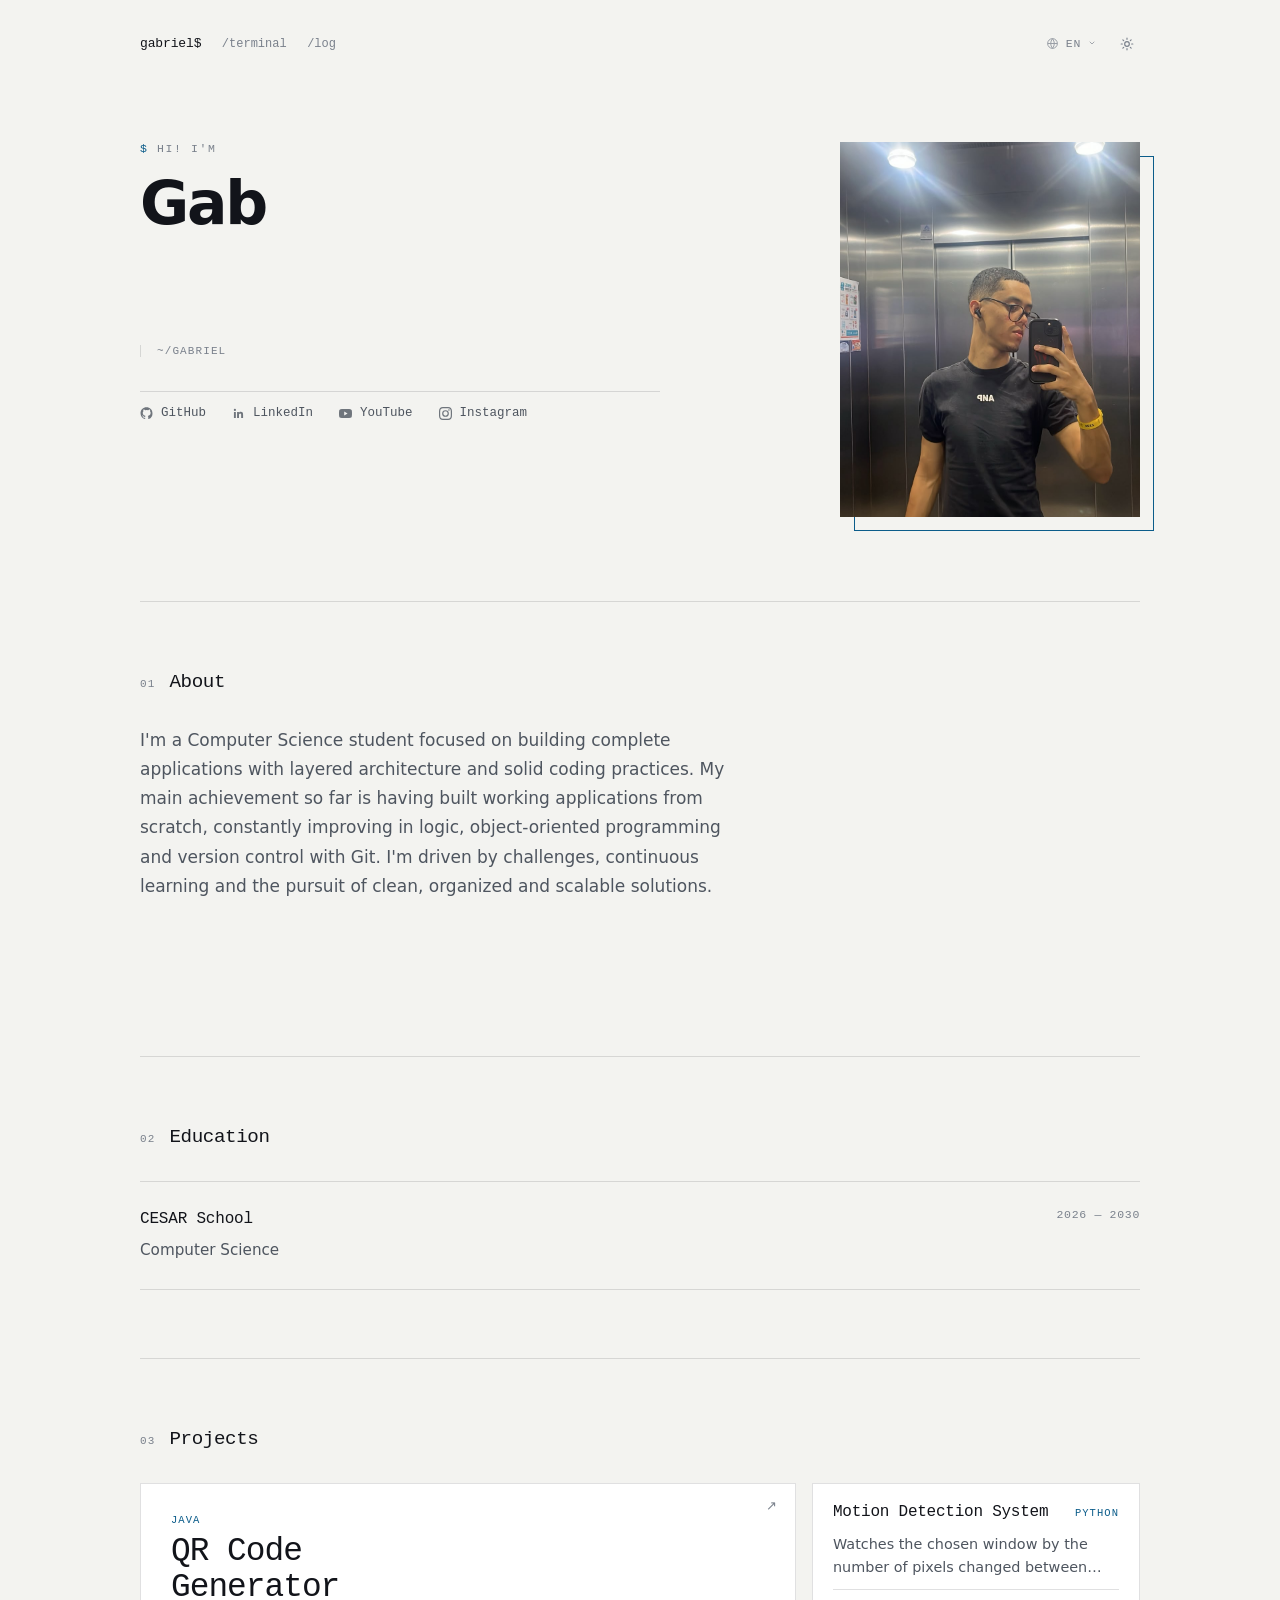
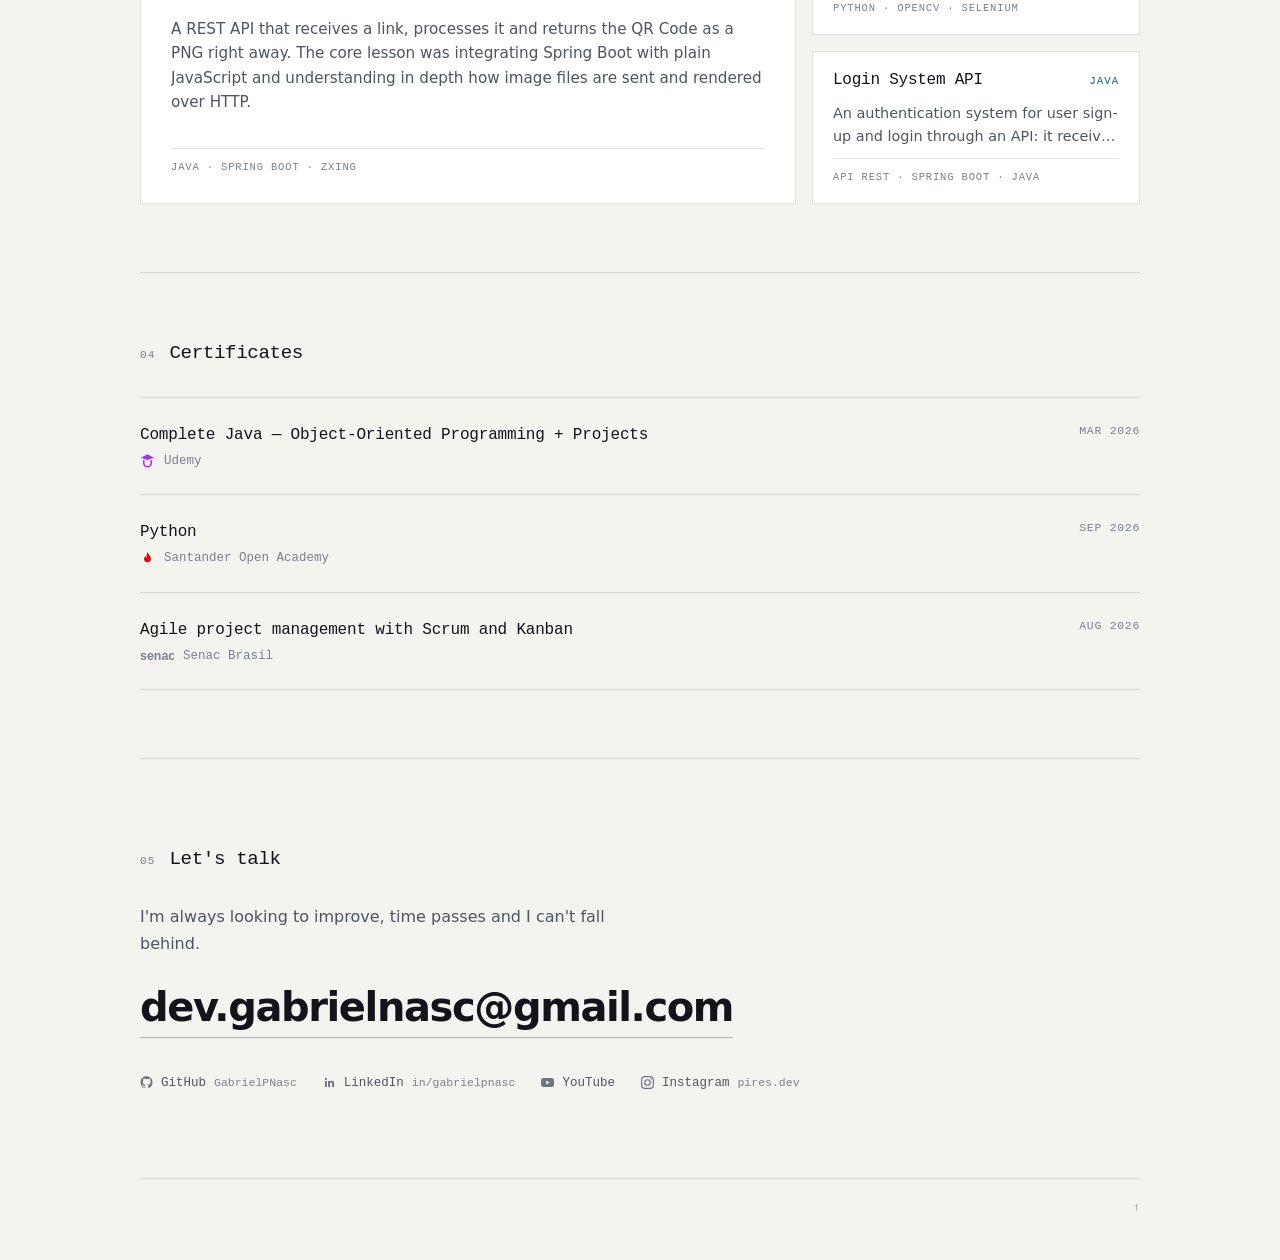
<file: index.html>
<!DOCTYPE html>
<html lang="en">
<head>
  <meta charset="UTF-8">
  <meta name="viewport" content="width=device-width, initial-scale=1.0">
  <title>Gabriel Nascimento</title>
  <meta name="description" data-i18n-content="meta.description" content="Gabriel Nascimento — Computer Science student, Java + Spring Boot, Python.">

  <meta http-equiv="Content-Security-Policy"
        content="default-src 'self';
                 style-src 'self' https://fonts.googleapis.com;
                 font-src https://fonts.gstatic.com;
                 img-src 'self' data: blob:;
                 script-src 'self' 'sha256-z3QlQdoDEeRSGTJIrwPiUIMOR/Jpi9Tiqmnpg4BqD5o=';
                 object-src 'none';
                 base-uri 'self';
                 frame-ancestors 'none';">
  <meta name="referrer" content="strict-origin-when-cross-origin">
  <meta name="theme-color" content="#f3f3f0" media="(prefers-color-scheme: light)">
  <meta name="theme-color" content="#0b0c0e" media="(prefers-color-scheme: dark)">

  <link rel="preconnect" href="https://fonts.googleapis.com">
  <link rel="preconnect" href="https://fonts.gstatic.com" crossorigin>
  <link href="https://fonts.googleapis.com/css2?family=JetBrains+Mono:wght@400;500&family=Onest:wght@400;500;600&display=swap" rel="stylesheet">
  <link rel="stylesheet" href="css/styles.css?v=28">
  <link rel="icon" type="image/png" href="assets/images-removebg-preview.png">

  <!-- Aplica o tema salvo antes do primeiro paint, evitando flash de tema errado -->
  <script>
    (function () {
      var saved = localStorage.getItem('theme');
      if (saved) document.documentElement.dataset.theme = saved;
    })();
  </script>
</head>
<body id="top">

<svg class="visually-hidden" aria-hidden="true" focusable="false">
  <symbol id="i-gh" viewBox="0 0 24 24"><path fill="currentColor" d="M12 .5C5.73.5.98 5.24.98 11.5c0 5.02 3.26 9.28 7.78 10.78.57.1.78-.25.78-.55v-1.94c-3.17.69-3.84-1.53-3.84-1.53-.52-1.33-1.27-1.68-1.27-1.68-1.04-.71.08-.7.08-.7 1.15.08 1.75 1.18 1.75 1.18 1.02 1.75 2.68 1.25 3.33.95.1-.74.4-1.25.72-1.54-2.53-.29-5.19-1.27-5.19-5.63 0-1.24.44-2.26 1.17-3.06-.12-.29-.51-1.46.11-3.04 0 0 .96-.31 3.14 1.17a10.9 10.9 0 0 1 5.72 0c2.18-1.48 3.14-1.17 3.14-1.17.62 1.58.23 2.75.11 3.04.73.8 1.17 1.82 1.17 3.06 0 4.37-2.66 5.34-5.2 5.62.41.36.77 1.06.77 2.14v3.17c0 .3.21.66.79.55A11.01 11.01 0 0 0 23.02 11.5C23.02 5.24 18.27.5 12 .5z"/></symbol>
  <symbol id="i-in" viewBox="0 0 24 24"><path fill="currentColor" d="M20.45 20.45h-3.55v-5.57c0-1.33-.02-3.04-1.85-3.04-1.85 0-2.14 1.45-2.14 2.94v5.67H9.36V9h3.41v1.56h.05c.47-.9 1.63-1.85 3.36-1.85 3.6 0 4.27 2.37 4.27 5.45v6.29zM5.34 7.43a2.06 2.06 0 1 1 0-4.12 2.06 2.06 0 0 1 0 4.12zM7.11 20.45H3.56V9h3.55v11.45z"/></symbol>
  <symbol id="i-yt" viewBox="0 0 24 24"><path fill="currentColor" d="M23.5 6.2a3 3 0 0 0-2.1-2.1C19.5 3.6 12 3.6 12 3.6s-7.5 0-9.4.5A3 3 0 0 0 .5 6.2C0 8.1 0 12 0 12s0 3.9.5 5.8a3 3 0 0 0 2.1 2.1c1.9.5 9.4.5 9.4.5s7.5 0 9.4-.5a3 3 0 0 0 2.1-2.1c.5-1.9.5-5.8.5-5.8s0-3.9-.5-5.8zM9.6 15.6V8.4l6.2 3.6-6.2 3.6z"/></symbol>
  <symbol id="i-ig" viewBox="0 0 24 24"><path fill="currentColor" d="M12 2.2c3.2 0 3.6 0 4.8.1 3.3.1 4.8 1.7 4.9 4.9.1 1.3.1 1.6.1 4.8s0 3.6-.1 4.8c-.1 3.2-1.7 4.8-4.9 4.9-1.3.1-1.6.1-4.8.1s-3.6 0-4.8-.1c-3.3-.1-4.8-1.7-4.9-4.9C2.2 15.6 2.2 15.2 2.2 12s0-3.6.1-4.8C2.4 3.9 4 2.4 7.2 2.3 8.4 2.2 8.8 2.2 12 2.2zM12 0C8.7 0 8.3 0 7.1.1 2.7.3.3 2.7.1 7.1 0 8.3 0 8.7 0 12s0 3.7.1 4.9c.2 4.4 2.6 6.8 7 7C8.3 24 8.7 24 12 24s3.7 0 4.9-.1c4.4-.2 6.8-2.6 7-7 .1-1.2.1-1.6.1-4.9s0-3.7-.1-4.9c-.2-4.4-2.6-6.8-7-7C15.7 0 15.3 0 12 0zm0 5.8a6.2 6.2 0 1 0 0 12.4 6.2 6.2 0 0 0 0-12.4zM12 16a4 4 0 1 1 0-8 4 4 0 0 1 0 8zm6.4-11.8a1.4 1.4 0 1 0 0 2.9 1.4 1.4 0 0 0 0-2.9z"/></symbol>
  <!-- logos simplificados dos certificados -->
  <symbol id="i-udemy" viewBox="0 0 24 24"><path fill="currentColor" d="M12 2 1.5 7.5 12 11l10.5-3.5z"/><path fill="none" stroke="currentColor" stroke-width="2.6" stroke-linecap="round" d="M6 12.5V16a6 6 0 0 0 12 0v-3.5"/></symbol>
  <symbol id="i-santander" viewBox="0 0 24 24"><path fill="currentColor" d="M12 1.5c.8 3.2 5.5 6.2 5.5 11a5.5 5.5 0 0 1-11 0c0-2.2 1-3.6 2.2-4.6.2 1.6 1 2.6 2.1 3C10 7.8 10.6 4.4 12 1.5z"/></symbol>
  <symbol id="i-senac" viewBox="0 0 52 20"><text x="0" y="16" font-family="Arial,Helvetica,sans-serif" font-size="19" font-weight="700" fill="currentColor">senac</text></symbol>
</svg>

<header class="top">
  <a class="top__brand" href="#top">gabriel$</a>
  <a class="top__link" href="terminal.html">/terminal</a>
  <a class="top__link" href="log.html">/log</a>

  <div class="top__actions">
    <div class="lang-picker" id="lang-picker">
      <button type="button" class="lang-toggle" id="lang-toggle" aria-expanded="false" aria-haspopup="true" aria-controls="lang-menu" aria-label="Choose language" title="Choose language" data-i18n-aria-label="action.language" data-i18n-title="action.language">
        <svg class="lang-toggle__icon" viewBox="0 0 24 24" fill="none" stroke="currentColor" stroke-width="1.8" aria-hidden="true"><circle cx="12" cy="12" r="9"/><path d="M3 12h18"/><path d="M12 3a15 15 0 0 1 0 18a15 15 0 0 1 0-18z"/></svg>
        <span class="lang-toggle__code">EN</span>
        <svg class="lang-toggle__caret" viewBox="0 0 24 24" fill="none" stroke="currentColor" stroke-width="2" stroke-linecap="round" aria-hidden="true"><path d="M6 9l6 6 6-6"/></svg>
      </button>
      <ul class="lang-menu" id="lang-menu" aria-label="Language" data-i18n-aria-label="action.language" hidden>
        <li><button type="button" class="lang-menu__btn" data-lang="pt" lang="pt">Português</button></li>
        <li><button type="button" class="lang-menu__btn" data-lang="en" lang="en">English</button></li>
        <li><button type="button" class="lang-menu__btn" data-lang="es" lang="es">Español</button></li>
        <li><button type="button" class="lang-menu__btn" data-lang="fr" lang="fr">Français</button></li>
        <li><button type="button" class="lang-menu__btn" data-lang="ja" lang="ja">日本語</button></li>
      </ul>
    </div>
    <button type="button" class="theme-toggle" id="theme-toggle" aria-label="Toggle light/dark theme" data-i18n-aria-label="action.theme" aria-pressed="false">
      <svg class="theme-toggle__icon theme-toggle__icon--sun" viewBox="0 0 24 24" fill="none" stroke="currentColor" stroke-width="2" stroke-linecap="round" aria-hidden="true"><circle cx="12" cy="12" r="4"/><path d="M12 2v2M12 20v2M4.9 4.9l1.4 1.4M17.7 17.7l1.4 1.4M2 12h2M20 12h2M4.9 19.1l1.4-1.4M17.7 6.3l1.4-1.4"/></svg>
      <svg class="theme-toggle__icon theme-toggle__icon--moon" viewBox="0 0 24 24" fill="currentColor" aria-hidden="true"><path d="M20.7 15.3A8.5 8.5 0 1 1 8.7 3.3a7 7 0 0 0 12 12z"/></svg>
    </button>
  </div>
</header>

<main class="wrap">

  <section class="hero">
    <div class="hero__text">
      <p class="hero__hi" data-i18n="hero.hi">Hi! I'm</p>
      <h1 class="hero__name"><span>Gabriel</span><span>Nascimento</span><img class="hero__smiley" src="assets/emoji.png" alt="" aria-hidden="true" width="176" height="188" decoding="async"></h1>
      <div class="term">
        <p class="term__title">~/gabriel</p>
        <div class="term__step"><p class="term__line"><span class="term__prompt">$</span><span class="term__cmd" data-cmd="cat role.txt">cat role.txt</span><span class="term__cursor"></span></p>
          <p class="term__out" data-i18n="sidebar.role">Computer Science student</p></div>
        <div class="term__step"><p class="term__line"><span class="term__prompt">$</span><span class="term__cmd" data-cmd="pwd">pwd</span><span class="term__cursor"></span></p>
          <p class="term__out" data-i18n="sidebar.location">Recife, Pernambuco, Brazil</p></div>
        <div class="term__step"><p class="term__line"><span class="term__prompt">$</span><span class="term__cmd" data-cmd="ls stack/">ls stack/</span><span class="term__cursor"></span></p>
          <p class="term__out term__out--stagger"><span>Java</span><span>Spring Boot</span><span>Python</span></p></div>
      </div>

      <div class="hero__links">
        <a class="social" href="https://github.com/GabrielPNasc" target="_blank" rel="noopener noreferrer"><svg class="ico" aria-hidden="true"><use href="#i-gh"/></svg>GitHub</a>
        <a class="social" href="https://www.linkedin.com/in/gabrielpnasc/" target="_blank" rel="noopener noreferrer"><svg class="ico" aria-hidden="true"><use href="#i-in"/></svg>LinkedIn</a>
        <a class="social" href="https://www.youtube.com/channel/UCG4u3sJ6aSnnqwG2Y7sokSA" target="_blank" rel="noopener noreferrer"><svg class="ico" aria-hidden="true"><use href="#i-yt"/></svg>YouTube</a>
        <a class="social" href="https://www.instagram.com/pires.dev/" target="_blank" rel="noopener noreferrer"><svg class="ico" aria-hidden="true"><use href="#i-ig"/></svg>Instagram</a>
      </div>
    </div>
    <div class="hero__photo-wrap" id="photo-tilt">
      <figure class="hero__photo photo-slot" id="photo-main">
        <img src="assets/me.jpeg" alt="Photo of Gabriel Nascimento" data-i18n-alt="img.name" class="photo-slot__img">
      </figure>
    </div>
  </section>

  <section class="sec" id="sobre" aria-labelledby="about-heading">
    <div class="sec__head">
      <span class="sec__num" aria-hidden="true">01</span>
      <h2 class="sec__title" id="about-heading" data-i18n="about.title">About</h2>
    </div>
    <div class="about">
      <p data-i18n="about.text">I'm a Computer Science student focused on building complete applications with layered architecture and solid coding practices. My main achievement so far is having built working applications from scratch, constantly improving in logic, object-oriented programming and version control with Git. I'm driven by challenges, continuous learning and the pursuit of clean, organized and scalable solutions.</p>
      <div class="about__photo-wrap" id="about-reveal">
        <figure class="about__photo photo-slot" id="photo-about">
          <img src="assets/about.jpeg" alt="Photo of Gabriel Nascimento" data-i18n-alt="img.name" class="photo-slot__img">
        </figure>
      </div>
    </div>
  </section>

  <section class="sec" id="formacao" aria-labelledby="education-heading">
    <div class="sec__head">
      <span class="sec__num" aria-hidden="true">02</span>
      <h2 class="sec__title" id="education-heading" data-i18n="education.title">Education</h2>
    </div>
    <ul class="rows">
      <li class="row">
        <div class="row__main">
          <h3 class="row__title">CESAR School</h3>
          <p class="row__text" data-i18n="education.course">Computer Science</p>
        </div>
        <span class="row__meta">2026 — 2030</span>
      </li>
    </ul>
  </section>

  <section class="sec" id="projetos" aria-labelledby="projects-heading">
    <div class="sec__head">
      <span class="sec__num" aria-hidden="true">03</span>
      <h2 class="sec__title" id="projects-heading" data-i18n="projects.title">Projects</h2>
    </div>

    <div class="proj">
      <a class="proj__feature" href="https://github.com/GabrielPNasc/Gerador-de-QRCode" target="_blank" rel="noopener noreferrer" aria-label="View the QR Code Generator repository on GitHub" data-i18n-aria-label="projects.qrcode.link">
        <span class="proj__go" aria-hidden="true">↗</span>
        <span class="proj__body">
          <span class="proj__head">
            <span class="proj__kind">Java</span>
            <span class="proj__name" data-i18n="projects.qrcode.title">QR Code Generator</span>
          </span>
          <span class="proj__desc" data-i18n="projects.qrcode.text">A REST API that receives a link, processes it and returns the QR Code as a PNG right away. The core lesson was integrating Spring Boot with plain JavaScript and understanding in depth how image files are sent and rendered over HTTP.</span>
          <span class="proj__stack">Java · Spring Boot · ZXing</span>
        </span>
      </a>

      <ul class="proj__list">
        <li>
          <a class="proj__card" href="https://github.com/GabrielPNasc/Sistema-de-Detectacao-de-movimento" target="_blank" rel="noopener noreferrer" aria-label="View the Motion Detection System repository on GitHub" data-i18n-aria-label="projects.motion.link">
            <span class="proj__body">
              <span class="proj__head">
                <span class="proj__row">
                  <span class="proj__name" data-i18n="projects.motion.title">Motion Detection System</span>
                  <span class="proj__kind">Python</span>
                </span>
              </span>
              <span class="proj__desc" data-i18n="projects.motion.text">Watches the chosen window by the number of pixels changed between frames. When it detects movement, it sounds an alert and automatically sends a WhatsApp message with an image and the time it happened.</span>
              <span class="proj__stack">Python · OpenCV · Selenium</span>
            </span>
          </a>
        </li>
        <li>
          <a class="proj__card" href="https://github.com/GabrielPNasc/API_system_login" target="_blank" rel="noopener noreferrer" aria-label="View the Login System API repository on GitHub" data-i18n-aria-label="projects.login.link">
            <span class="proj__body">
              <span class="proj__head">
                <span class="proj__row">
                  <span class="proj__name" data-i18n="projects.login.title">Login System API</span>
                  <span class="proj__kind">Java</span>
                </span>
              </span>
              <span class="proj__desc" data-i18n="projects.login.text">An authentication system for user sign-up and login through an API: it receives and validates the credentials and handles communication with the database.</span>
              <span class="proj__stack">API REST · Spring Boot · Java</span>
            </span>
          </a>
        </li>
      </ul>
    </div>
  </section>

  <section class="sec" id="certificados" aria-labelledby="certs-heading">
    <div class="sec__head">
      <span class="sec__num" aria-hidden="true">04</span>
      <h2 class="sec__title" id="certs-heading" data-i18n="certs.title">Certificates</h2>
    </div>
    <ul class="rows">
      <li class="row">
        <div class="row__main">
          <h3 class="row__title" data-i18n="certs.java.title">Complete Java — Object-Oriented Programming + Projects</h3>
          <p class="row__sub"><span class="issuer issuer--udemy" aria-hidden="true"><svg aria-hidden="true" focusable="false"><use href="#i-udemy"/></svg></span>Udemy</p>
        </div>
        <span class="row__meta" data-i18n="certs.java.date">Mar 2026</span>
      </li>
      <li class="row">
        <div class="row__main">
          <h3 class="row__title">Python</h3>
          <p class="row__sub"><span class="issuer issuer--santander" aria-hidden="true"><svg aria-hidden="true" focusable="false"><use href="#i-santander"/></svg></span>Santander Open Academy</p>
        </div>
        <span class="row__meta" data-i18n="certs.python.date">Sep 2026</span>
      </li>
      <li class="row">
        <div class="row__main">
          <h3 class="row__title" data-i18n="certs.scrum.title">Agile project management with Scrum and Kanban</h3>
          <p class="row__sub"><span class="issuer issuer--senac" aria-hidden="true"><svg aria-hidden="true" focusable="false"><use href="#i-senac"/></svg></span>Senac Brasil</p>
        </div>
        <span class="row__meta" data-i18n="certs.scrum.date">Aug 2026</span>
      </li>
    </ul>
  </section>

  <section class="contact" id="contato" aria-labelledby="contact-heading">
    <div class="sec__head">
      <span class="sec__num" aria-hidden="true">05</span>
      <h2 class="sec__title" id="contact-heading" data-i18n="footer.title">Let's talk</h2>
    </div>
    <p class="contact__text" data-i18n="footer.text">I'm always looking to improve, time passes and I can't fall behind.</p>
    <a class="contact__mail" href="mailto:dev.gabrielnasc@gmail.com">dev.gabrielnasc@gmail.com</a>
    <div class="socials">
      <a class="social" href="https://github.com/GabrielPNasc" target="_blank" rel="noopener noreferrer"><svg class="ico" aria-hidden="true"><use href="#i-gh"/></svg>GitHub<small>GabrielPNasc</small></a>
      <a class="social" href="https://www.linkedin.com/in/gabrielpnasc/" target="_blank" rel="noopener noreferrer"><svg class="ico" aria-hidden="true"><use href="#i-in"/></svg>LinkedIn<small>in/gabrielpnasc</small></a>
      <a class="social" href="https://www.youtube.com/channel/UCG4u3sJ6aSnnqwG2Y7sokSA" target="_blank" rel="noopener noreferrer"><svg class="ico" aria-hidden="true"><use href="#i-yt"/></svg>YouTube</a>
      <a class="social" href="https://www.instagram.com/pires.dev/" target="_blank" rel="noopener noreferrer"><svg class="ico" aria-hidden="true"><use href="#i-ig"/></svg>Instagram<small>pires.dev</small></a>
    </div>
  </section>

  <footer class="foot">
    <a class="foot__top" href="#top" aria-label="Back to top">↑</a>
  </footer>

</main>

<script src="js/site-text.js" defer></script>
<script src="js/main.js?v=14" defer></script>
</body>
</html>
</file>
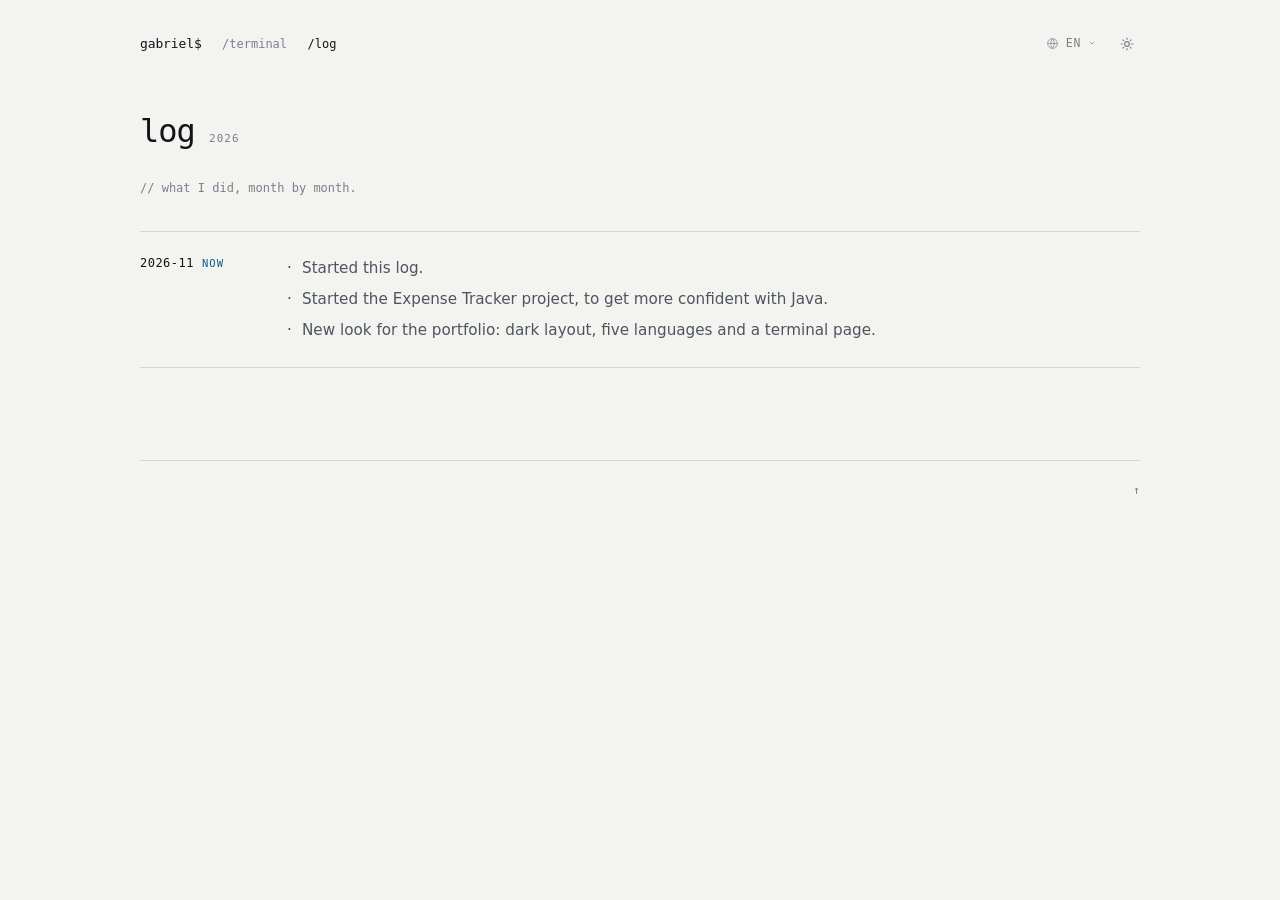
<file: log.html>
<!DOCTYPE html>
<html lang="en">
<head>
  <meta charset="UTF-8">
  <meta name="viewport" content="width=device-width, initial-scale=1.0">
  <title>Log — Gabriel Nascimento</title>
  <meta name="description" content="Month-by-month log of what Gabriel Nascimento has been building and learning.">

  <meta http-equiv="Content-Security-Policy"
        content="default-src 'self';
                 style-src 'self' https://fonts.googleapis.com;
                 font-src https://fonts.gstatic.com;
                 img-src 'self' data: blob:;
                 script-src 'self' 'sha256-z3QlQdoDEeRSGTJIrwPiUIMOR/Jpi9Tiqmnpg4BqD5o=';
                 object-src 'none';
                 base-uri 'self';
                 frame-ancestors 'none';">
  <meta name="referrer" content="strict-origin-when-cross-origin">
  <meta name="theme-color" content="#f3f3f0" media="(prefers-color-scheme: light)">
  <meta name="theme-color" content="#0b0c0e" media="(prefers-color-scheme: dark)">

  <link rel="preconnect" href="https://fonts.googleapis.com">
  <link rel="preconnect" href="https://fonts.gstatic.com" crossorigin>
  <link href="https://fonts.googleapis.com/css2?family=JetBrains+Mono:wght@400;500&family=Onest:wght@400;500;600&display=swap" rel="stylesheet">
  <link rel="stylesheet" href="css/styles.css?v=28">
  <link rel="icon" type="image/png" href="assets/images-removebg-preview.png">

  <!-- Aplica o tema salvo antes do primeiro paint, evitando flash de tema errado -->
  <script>
    (function () {
      var saved = localStorage.getItem('theme');
      if (saved) document.documentElement.dataset.theme = saved;
    })();
  </script>
</head>
<body id="top">

<header class="top">
  <a class="top__brand" href="index.html">gabriel$</a>
  <a class="top__link" href="terminal.html">/terminal</a>
  <a class="top__link" href="log.html" aria-current="page">/log</a>

  <div class="top__actions">
    <div class="lang-picker" id="lang-picker">
      <button type="button" class="lang-toggle" id="lang-toggle" aria-expanded="false" aria-haspopup="true" aria-controls="lang-menu" aria-label="Choose language" title="Choose language" data-i18n-aria-label="action.language" data-i18n-title="action.language">
        <svg class="lang-toggle__icon" viewBox="0 0 24 24" fill="none" stroke="currentColor" stroke-width="1.8" aria-hidden="true"><circle cx="12" cy="12" r="9"/><path d="M3 12h18"/><path d="M12 3a15 15 0 0 1 0 18a15 15 0 0 1 0-18z"/></svg>
        <span class="lang-toggle__code">EN</span>
        <svg class="lang-toggle__caret" viewBox="0 0 24 24" fill="none" stroke="currentColor" stroke-width="2" stroke-linecap="round" aria-hidden="true"><path d="M6 9l6 6 6-6"/></svg>
      </button>
      <ul class="lang-menu" id="lang-menu" aria-label="Language" data-i18n-aria-label="action.language" hidden>
        <li><button type="button" class="lang-menu__btn" data-lang="pt" lang="pt">Português</button></li>
        <li><button type="button" class="lang-menu__btn" data-lang="en" lang="en">English</button></li>
        <li><button type="button" class="lang-menu__btn" data-lang="es" lang="es">Español</button></li>
        <li><button type="button" class="lang-menu__btn" data-lang="fr" lang="fr">Français</button></li>
        <li><button type="button" class="lang-menu__btn" data-lang="ja" lang="ja">日本語</button></li>
      </ul>
    </div>
    <button type="button" class="theme-toggle" id="theme-toggle" aria-label="Toggle light/dark theme" data-i18n-aria-label="action.theme" aria-pressed="false">
      <svg class="theme-toggle__icon theme-toggle__icon--sun" viewBox="0 0 24 24" fill="none" stroke="currentColor" stroke-width="2" stroke-linecap="round" aria-hidden="true"><circle cx="12" cy="12" r="4"/><path d="M12 2v2M12 20v2M4.9 4.9l1.4 1.4M17.7 17.7l1.4 1.4M2 12h2M20 12h2M4.9 19.1l1.4-1.4M17.7 6.3l1.4-1.4"/></svg>
      <svg class="theme-toggle__icon theme-toggle__icon--moon" viewBox="0 0 24 24" fill="currentColor" aria-hidden="true"><path d="M20.7 15.3A8.5 8.5 0 1 1 8.7 3.3a7 7 0 0 0 12 12z"/></svg>
    </button>
  </div>
</header>

<main class="wrap">
  <section class="log-page" aria-labelledby="log-heading">
    <div class="log-page__head">
      <h1 class="log-page__title" id="log-heading" data-i18n="log.title">Log</h1>
      <span class="log-page__year">2026</span>
    </div>
    <p class="log-page__intro" data-i18n="log.intro">// what I did, month by month.</p>

    <ol class="log">
      <li class="log__row">
        <div class="log__when">
          <span class="log__date">2026-11</span>
          <span class="log__now" data-i18n="log.now">now</span>
        </div>
        <ul class="log__items">
          <li data-i18n="log.2026.11.1">Started this log.</li>
          <li data-i18n="log.2026.11.2">Started the Expense Tracker project, to get more confident with Java.</li>
          <li data-i18n="log.2026.11.3">New look for the portfolio: dark layout, five languages and a terminal page.</li>
        </ul>
      </li>
    </ol>

    <!--
      Cada mês novo entra no topo, como um <li class="log__row"> igual ao de cima:

      <li class="log__row">
        <div class="log__when"><span class="log__date">2026-12</span></div>
        <ul class="log__items">
          <li data-i18n="log.2026.12.1">O que você fez naquele mês.</li>
        </ul>
      </li>

      A tradução de cada item vai em js/site-text.js, com a mesma chave do data-i18n.
    -->
  </section>

  <footer class="foot">
    <a class="foot__top" href="#top" aria-label="Back to top">↑</a>
  </footer>
</main>

<script src="js/site-text.js" defer></script>
<script src="js/main.js?v=14" defer></script>
</body>
</html>
</file>
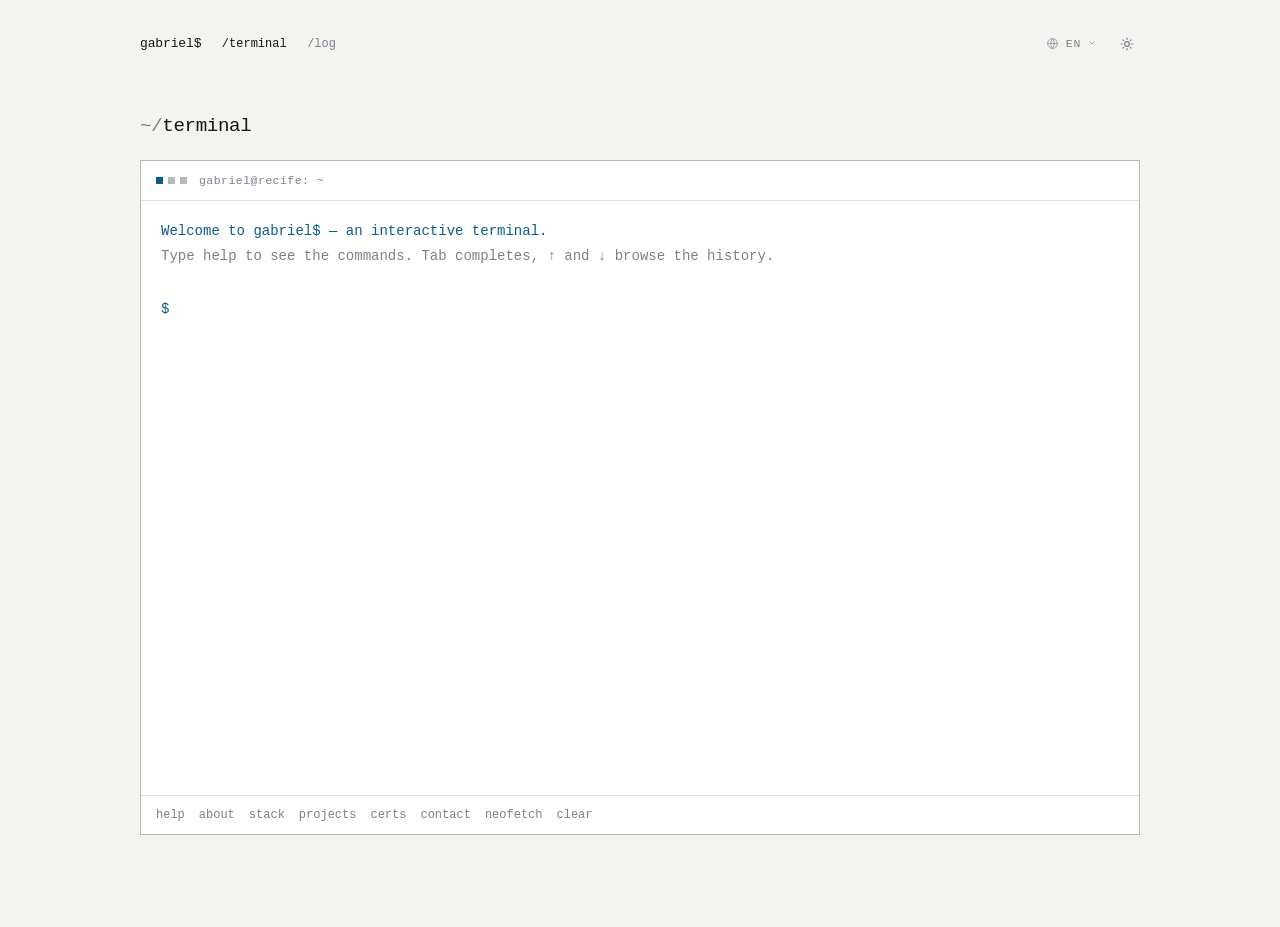
<file: terminal.html>
<!DOCTYPE html>
<html lang="en">
<head>
  <meta charset="UTF-8">
  <meta name="viewport" content="width=device-width, initial-scale=1.0">
  <title>Terminal — Gabriel Nascimento</title>
  <meta name="description" content="Interactive terminal with everything about Gabriel Nascimento: about, stack, projects, certificates and contact.">

  <meta http-equiv="Content-Security-Policy"
        content="default-src 'self';
                 style-src 'self' https://fonts.googleapis.com;
                 font-src https://fonts.gstatic.com;
                 img-src 'self' data: blob:;
                 script-src 'self' 'sha256-z3QlQdoDEeRSGTJIrwPiUIMOR/Jpi9Tiqmnpg4BqD5o=';
                 object-src 'none';
                 base-uri 'self';
                 frame-ancestors 'none';">
  <meta name="referrer" content="strict-origin-when-cross-origin">
  <meta name="theme-color" content="#f3f3f0" media="(prefers-color-scheme: light)">
  <meta name="theme-color" content="#0b0c0e" media="(prefers-color-scheme: dark)">

  <link rel="preconnect" href="https://fonts.googleapis.com">
  <link rel="preconnect" href="https://fonts.gstatic.com" crossorigin>
  <link href="https://fonts.googleapis.com/css2?family=JetBrains+Mono:wght@400;500&family=Onest:wght@400;500;600&display=swap" rel="stylesheet">
  <link rel="stylesheet" href="css/styles.css?v=28">
  <link rel="icon" type="image/png" href="assets/images-removebg-preview.png">

  <!-- Aplica o tema salvo antes do primeiro paint, evitando flash de tema errado -->
  <script>
    (function () {
      var saved = localStorage.getItem('theme');
      if (saved) document.documentElement.dataset.theme = saved;
    })();
  </script>
</head>
<body id="top">

<header class="top">
  <a class="top__brand" href="index.html">gabriel$</a>
  <a class="top__link" href="terminal.html" aria-current="page">/terminal</a>
  <a class="top__link" href="log.html">/log</a>
  <div class="top__actions">
    <div class="lang-picker" id="lang-picker">
      <button type="button" class="lang-toggle" id="lang-toggle" aria-expanded="false" aria-haspopup="true" aria-controls="lang-menu" aria-label="Choose language" title="Choose language" data-i18n-aria-label="action.language" data-i18n-title="action.language">
        <svg class="lang-toggle__icon" viewBox="0 0 24 24" fill="none" stroke="currentColor" stroke-width="1.8" aria-hidden="true"><circle cx="12" cy="12" r="9"/><path d="M3 12h18"/><path d="M12 3a15 15 0 0 1 0 18a15 15 0 0 1 0-18z"/></svg>
        <span class="lang-toggle__code">EN</span>
        <svg class="lang-toggle__caret" viewBox="0 0 24 24" fill="none" stroke="currentColor" stroke-width="2" stroke-linecap="round" aria-hidden="true"><path d="M6 9l6 6 6-6"/></svg>
      </button>
      <ul class="lang-menu" id="lang-menu" aria-label="Language" data-i18n-aria-label="action.language" hidden>
        <li><button type="button" class="lang-menu__btn" data-lang="pt" lang="pt">Português</button></li>
        <li><button type="button" class="lang-menu__btn" data-lang="en" lang="en">English</button></li>
        <li><button type="button" class="lang-menu__btn" data-lang="es" lang="es">Español</button></li>
        <li><button type="button" class="lang-menu__btn" data-lang="fr" lang="fr">Français</button></li>
        <li><button type="button" class="lang-menu__btn" data-lang="ja" lang="ja">日本語</button></li>
      </ul>
    </div>
    <button type="button" class="theme-toggle" id="theme-toggle" aria-label="Toggle light/dark theme" data-i18n-aria-label="action.theme" aria-pressed="false">
      <svg class="theme-toggle__icon theme-toggle__icon--sun" viewBox="0 0 24 24" fill="none" stroke="currentColor" stroke-width="2" stroke-linecap="round" aria-hidden="true"><circle cx="12" cy="12" r="4"/><path d="M12 2v2M12 20v2M4.9 4.9l1.4 1.4M17.7 17.7l1.4 1.4M2 12h2M20 12h2M4.9 19.1l1.4-1.4M17.7 6.3l1.4-1.4"/></svg>
      <svg class="theme-toggle__icon theme-toggle__icon--moon" viewBox="0 0 24 24" fill="currentColor" aria-hidden="true"><path d="M20.7 15.3A8.5 8.5 0 1 1 8.7 3.3a7 7 0 0 0 12 12z"/></svg>
    </button>
  </div>
</header>

<main class="wrap">
  <section class="term-page" aria-labelledby="terminal-heading">
    <h1 class="sec__title" id="terminal-heading">terminal</h1>

    <div class="tty">
      <div class="tty__bar">
        <span class="tty__dots" aria-hidden="true"><i></i><i></i><i></i></span>
        <span>gabriel@recife: ~</span>
      </div>

      <div class="tty__screen" id="tty-screen">
        <div id="tty-out" role="log" aria-live="polite"></div>
        <div class="tty__row">
          <span class="tty__prompt" aria-hidden="true">$</span>
          <input class="tty__input" id="tty-input" type="text" autocomplete="off" autocapitalize="off" autocorrect="off" spellcheck="false" aria-label="Terminal input" autofocus>
        </div>
      </div>

      <div class="tty__chips" id="tty-chips">
        <button type="button" class="tty__chip" data-cmd="help">help</button>
        <button type="button" class="tty__chip" data-cmd="about">about</button>
        <button type="button" class="tty__chip" data-cmd="stack">stack</button>
        <button type="button" class="tty__chip" data-cmd="projects">projects</button>
        <button type="button" class="tty__chip" data-cmd="certs">certs</button>
        <button type="button" class="tty__chip" data-cmd="contact">contact</button>
        <button type="button" class="tty__chip" data-cmd="neofetch">neofetch</button>
        <button type="button" class="tty__chip" data-cmd="clear">clear</button>
      </div>
    </div>
  </section>
</main>

<script src="js/main.js?v=14" defer></script>
<script src="js/terminal.js?v=14" defer></script>
</body>
</html>
</file>
<file: css/styles.css>
/* ------------------------------------------------------------------
   Gabriel Nascimento — "terminal editorial"

   Regras desta folha:
   - escuro por padrão, um acento só (o azul do gabriel$)
   - nenhum raio de borda, nenhuma sombra, nenhum gradiente
   - separação por linhas de 1px, não por cartões
   - tudo alinhado à esquerda; mono só em rótulo, projeto e terminal
   ------------------------------------------------------------------ */

:root{
  color-scheme:dark;

  --bg:#0b0c0e;
  --panel:#101215;

  --ink:#e9eaec;
  --muted:#a0a6ae;
  --faint:#6c737d;

  --line:rgba(255,255,255,.10);
  --line-strong:rgba(255,255,255,.22);

  --accent:#6fb4f5;
  --accent-2:#e0b15c;

  --sans:'Onest',ui-sans-serif,system-ui,-apple-system,'Segoe UI',Roboto,'Helvetica Neue',Arial,sans-serif;
  --mono:'JetBrains Mono',ui-monospace,SFMono-Regular,Menlo,Consolas,monospace;

  --col:1080px;
  --pad:clamp(20px,4vw,40px);
  --ease:cubic-bezier(.2,.7,.2,1);
}

:root[data-theme="light"]{
  color-scheme:light;

  --bg:#f3f3f0;
  --panel:#ffffff;

  --ink:#12141a;
  --muted:#4e555f;
  --faint:#7a818c;

  --line:rgba(18,20,26,.13);
  --line-strong:rgba(18,20,26,.30);

  --accent:#0b5c8a;
  --accent-2:#8a5a1e;
}

@media (prefers-color-scheme: light){
  :root:not([data-theme="dark"]){
    color-scheme:light;

    --bg:#f3f3f0;
    --panel:#ffffff;

    --ink:#12141a;
    --muted:#4e555f;
    --faint:#7a818c;

    --line:rgba(18,20,26,.13);
    --line-strong:rgba(18,20,26,.30);

    --accent:#0b5c8a;
    --accent-2:#8a5a1e;
  }
}

*,*::before,*::after{box-sizing:border-box}

html{scroll-behavior:smooth}

body{
  margin:0;
  background:var(--bg);
  color:var(--ink);
  font-family:var(--sans);
  font-size:16px;
  line-height:1.7;
  -webkit-font-smoothing:antialiased;
  text-rendering:optimizeLegibility;
  overflow-x:hidden;
}

a{color:inherit}
ul{margin:0;padding:0;list-style:none}
img{max-width:100%;display:block}

::selection{background:var(--accent);color:var(--bg)}
:focus-visible{outline:1px solid var(--accent);outline-offset:3px}

.visually-hidden{position:absolute;width:1px;height:1px;margin:-1px;padding:0;overflow:hidden;clip:rect(0,0,0,0);border:0}
.ico{width:1em;height:1em;flex-shrink:0}

/* ---------------- topo ---------------- */

.top{
  display:flex;
  align-items:center;
  gap:clamp(10px,1.6vw,22px);
  max-width:var(--col);
  margin:0 auto;
  padding:clamp(22px,3vw,30px) var(--pad) 0;
}

.top__brand{
  color:var(--ink);
  font:500 13px var(--mono);
  letter-spacing:-.01em;
  text-decoration:none;
}
.top__brand:hover{color:var(--accent)}

.top__link{
  padding:0;
  border:0;
  color:var(--faint);
  font:400 12px var(--mono);
  text-decoration:none;
  transition:color .15s;
}
.top__link:hover{color:var(--accent)}
.top__link[aria-current="page"]{color:var(--ink)}

.top__actions{
  display:flex;
  align-items:center;
  gap:18px;
  margin-left:auto;
}

.lang-picker{position:relative}

.lang-toggle,.theme-toggle{
  display:inline-flex;
  align-items:center;
  gap:7px;
  height:26px;
  padding:0;
  border:0;
  background:none;
  color:var(--faint);
  font:400 11.5px var(--mono);
  letter-spacing:.06em;
  text-transform:uppercase;
  cursor:pointer;
  transition:color .15s;
}
.lang-toggle:hover,.theme-toggle:hover{color:var(--ink)}

.lang-toggle__icon{width:13px;height:13px;opacity:.75}
.lang-toggle__caret{width:8px;height:8px;transition:transform .15s}
.lang-toggle[aria-expanded="true"] .lang-toggle__caret{transform:rotate(180deg)}

.lang-menu{
  position:absolute;
  top:calc(100% + 12px);
  right:0;
  z-index:50;
  min-width:158px;
  padding:4px;
  border:1px solid var(--line);
  background:var(--panel);
}

.lang-menu__btn{
  display:flex;
  width:100%;
  padding:7px 10px;
  border:0;
  background:none;
  color:var(--muted);
  font:400 13px var(--sans);
  text-align:left;
  cursor:pointer;
}
.lang-menu__btn:hover{background:var(--bg);color:var(--ink)}
.lang-menu__btn[aria-current="true"]{color:var(--accent)}

.theme-toggle{width:26px;justify-content:center}
.theme-toggle__icon{width:14px;height:14px}
.theme-toggle__icon--moon{display:none}
:root[data-theme="dark"] .theme-toggle__icon--sun{display:none}
:root[data-theme="dark"] .theme-toggle__icon--moon{display:block}
@media (prefers-color-scheme: dark){
  :root:not([data-theme="light"]) .theme-toggle__icon--sun{display:none}
  :root:not([data-theme="light"]) .theme-toggle__icon--moon{display:block}
}

/* ---------------- coluna ---------------- */

.wrap{max-width:var(--col);margin:0 auto;padding:0 var(--pad)}

/* ---------------- hero ---------------- */

@keyframes blink{to{visibility:hidden}}
@keyframes rise{from{opacity:0;transform:translateY(10px)}to{opacity:1;transform:none}}

.hero{
  display:grid;
  grid-template-columns:minmax(0,1fr) clamp(210px,25vw,300px);
  gap:clamp(28px,5vw,64px);
  align-items:start;
  padding:clamp(44px,7vw,84px) 0 clamp(52px,7vw,84px);
}

.hero__text{min-width:0}

.hero__hi{
  margin:0 0 18px;
  color:var(--faint);
  font:400 11.5px var(--mono);
  letter-spacing:.14em;
  text-transform:uppercase;
}
.hero__hi::before{content:"$ ";color:var(--accent)}

.hero__name{
  margin:0;
  color:var(--ink);
  font:600 clamp(2.25rem,5.4vw,3.75rem)/1.03 var(--sans);
  letter-spacing:-.038em;
}
.hero__name span{display:block;min-height:1.03em}

/* esconde o nome só até o JS começar a digitar (sem JS, aparece normal) */
@media (scripting: enabled){
  .hero__name:not(.is-ready) span{visibility:hidden}
}

/* o emoji do fim do nome: desenho inline, entra como parte da linha */
.hero__name span:last-of-type{display:inline-block}

.hero__smiley{
  display:none;
  width:.8em;
  height:auto;
  margin-left:.12em;
  vertical-align:-.02em;
}

.hero__name span.has-cursor + .hero__smiley{display:inline-block}

.hero__photo-wrap{
  position:relative;
  width:100%;
  transform:perspective(900px) rotateX(var(--rx,0deg)) rotateY(var(--ry,0deg));
  transition:transform .25s var(--ease);
}

/* moldura deslocada atrás da foto */
.hero__photo-wrap::before{
  content:"";
  position:absolute;
  inset:14px -14px -14px 14px;
  border:1px solid var(--accent);
  z-index:0;
}

.hero__photo{
  position:relative;
  z-index:1;
  margin:0;
  aspect-ratio:4/5;
  overflow:hidden;
  background:var(--panel);
}

.photo-slot__img{
  width:100%;
  height:100%;
  object-fit:cover;
}

@keyframes photo-in{
  from{opacity:0;transform:translateY(28px) scale(.95) rotate(-2deg)}
  to{opacity:1;transform:none}
}

@keyframes photo-float{
  0%,100%{transform:translateY(0)}
  50%{transform:translateY(-10px)}
}

@media (prefers-reduced-motion: no-preference){
  .hero__photo{animation:photo-in .9s var(--ease) both,photo-float 6s ease-in-out 1s infinite}
  .hero__text{animation:rise .7s var(--ease) .06s both}
}

/* ---------------- terminal do hero ---------------- */

.term{
  max-width:520px;
  margin:clamp(26px,3.4vw,38px) 0 0;
  padding-left:16px;
  border-left:1px solid var(--line);
  color:var(--muted);
  font:400 13px/1.85 var(--mono);
}

.term__title{
  margin:0 0 10px;
  color:var(--faint);
  font:400 11px var(--mono);
  letter-spacing:.1em;
  text-transform:uppercase;
}

.term__step{margin:0}
.term__step.is-hidden{display:none}

.term__line{margin:0;color:var(--ink)}
.term__prompt{color:var(--accent);margin-right:8px}

.term__out{
  margin:0 0 10px;
  display:flex;
  flex-wrap:wrap;
  gap:0 16px;
  color:var(--muted);
}
.term__out[hidden]{display:none}

.term__cursor{
  display:none;
  width:.55em;
  height:1em;
  margin-left:3px;
  vertical-align:-.14em;
  background:var(--accent);
}
.term__step:last-child .term__cursor,.term__step.is-typing .term__cursor{display:inline-block}
@media (prefers-reduced-motion: no-preference){.term__cursor{animation:blink 1.1s steps(2,start) infinite}}

/* ls stack/: os itens entram um por vez */
@keyframes ls-in{from{opacity:0;transform:translateY(3px)}to{opacity:1;transform:none}}
@media (prefers-reduced-motion: no-preference){
  .term.is-animating .term__out--stagger>span{animation:ls-in .32s var(--ease) both}
  .term.is-animating .term__out--stagger>span:nth-child(1){animation-delay:.08s}
  .term.is-animating .term__out--stagger>span:nth-child(2){animation-delay:.3s}
  .term.is-animating .term__out--stagger>span:nth-child(3){animation-delay:.52s}
}

/* ---------------- links sociais do hero ---------------- */

.hero__links{
  display:flex;
  flex-wrap:wrap;
  gap:10px clamp(16px,2.4vw,26px);
  max-width:520px;
  margin-top:clamp(24px,3.2vw,34px);
  padding-top:14px;
  border-top:1px solid var(--line);
}

/* ---------------- seções ---------------- */

.sec{
  padding:clamp(42px,5.5vw,68px) 0;
  border-top:1px solid var(--line);
  scroll-margin-top:28px;
}

.sec__head{
  display:flex;
  align-items:baseline;
  gap:14px;
  margin-bottom:clamp(20px,3vw,32px);
}

.sec__num{
  color:var(--faint);
  font:400 11px var(--mono);
  letter-spacing:.1em;
}

.sec__title{
  margin:0;
  color:var(--ink);
  font:500 clamp(1rem,1.6vw,1.2rem)/1.25 var(--mono);
  letter-spacing:-.02em;
}

.sub__title{
  margin:clamp(30px,4vw,44px) 0 14px;
  color:var(--faint);
  font:400 11px var(--mono);
  letter-spacing:.12em;
  text-transform:uppercase;
}

/* ---------------- sobre ---------------- */

.about{
  display:grid;
  grid-template-columns:minmax(0,58ch) clamp(150px,19vw,210px);
  justify-content:space-between;
  gap:clamp(24px,5vw,56px);
  align-items:start;
}

.about p{
  margin:0;
  max-width:60ch;
  color:var(--muted);
  font-size:1.0625rem;
  line-height:1.72;
}

.about__photo-wrap{position:relative}

.about__photo{
  position:relative;
  z-index:1;
  margin:0;
  aspect-ratio:4/5;
  overflow:hidden;
  background:var(--panel);
}

/* moldura que entra deslocada junto com a foto */
.about__photo-wrap::before{
  content:"";
  position:absolute;
  inset:0;
  border:1px solid var(--accent);
  z-index:0;
}

/* a foto descortina quando entra na tela */
@media (scripting: enabled) and (prefers-reduced-motion: no-preference){
  .about__photo{clip-path:inset(0 0 100% 0);transition:clip-path 1s var(--ease)}
  .about__photo .photo-slot__img{transform:scale(1.3);transition:transform 1.4s var(--ease)}
  .about__photo-wrap::before{opacity:0;transition:transform .9s var(--ease) .35s,opacity .5s ease .35s}
  .about__photo-wrap.is-in .about__photo{clip-path:inset(0)}
  .about__photo-wrap.is-in .about__photo .photo-slot__img{transform:none}
  .about__photo-wrap.is-in::before{opacity:1;transform:translate(14px,14px)}
  .about__photo-wrap.is-in{animation:photo-float 6s ease-in-out 1.4s infinite}
}

@media (scripting: enabled) and (prefers-reduced-motion: reduce){
  .about__photo-wrap::before{transform:translate(14px,14px)}
}

/* ---------------- linhas (projetos, formação, certificados) ---------------- */

.rows{border-top:1px solid var(--line)}

.row{
  display:grid;
  grid-template-columns:minmax(0,1fr) auto;
  gap:10px clamp(16px,4vw,48px);
  padding:clamp(18px,2.4vw,26px) 0;
  border-bottom:1px solid var(--line);
}

.row__main{min-width:0}

.row__title{
  margin:0 0 7px;
  color:var(--ink);
  font:500 1rem/1.4 var(--mono);
  letter-spacing:-.012em;
}

.row__text{
  margin:0;
  max-width:64ch;
  color:var(--muted);
  font-size:.95rem;
  line-height:1.65;
}

.row__sub{
  display:flex;
  align-items:center;
  gap:9px;
  margin:0;
  color:var(--faint);
  font:400 12.5px var(--mono);
}

.row__side{
  display:flex;
  flex-direction:column;
  align-items:flex-end;
  gap:8px;
  text-align:right;
  white-space:nowrap;
}

.row__meta{
  justify-self:end;
  color:var(--faint);
  font:400 11.5px var(--mono);
  letter-spacing:.06em;
  text-transform:uppercase;
}

/* etiqueta de linguagem: virou texto mono, sem pílula */
.tag{
  display:inline-block;
  padding:0;
  border:0;
  background:none;
  color:var(--accent);
  font:400 11.5px var(--mono);
  letter-spacing:.06em;
  text-transform:uppercase;
}
.tag--java{color:var(--accent)}
.tag--python{color:var(--accent-2)}

/* stack: texto separado por ponto, não caixinha */
.chips{
  display:flex;
  flex-wrap:wrap;
  margin:11px 0 0;
  color:var(--faint);
  font:400 12.5px/1.6 var(--mono);
}
.chips span:not(:last-child)::after{content:"·";margin:0 .55em;color:var(--line-strong)}

.repo{
  display:inline-flex;
  align-items:center;
  gap:7px;
  padding:0;
  border:0;
  background:none;
  color:var(--muted);
  font:400 12px var(--mono);
  text-decoration:none;
  border-bottom:1px solid transparent;
  transition:color .15s,border-color .15s;
}
.repo:hover{color:var(--accent);border-bottom-color:currentColor}
.repo .ico{width:12px;height:12px;opacity:.7}

/* logo do emissor: agora é só o ícone, sem caixa */
.issuer{
  display:inline-grid;
  place-items:center;
  width:15px;
  height:15px;
  border:0;
  background:none;
  color:var(--faint);
}
.issuer svg{width:15px;height:15px}
.issuer--udemy{color:#a435f0}
.issuer--santander{color:#ec0000}
.issuer--senac{width:auto;min-width:15px}
.issuer--senac svg{width:34px;height:14px}

/* ---------------- capturas ---------------- */

.shots{
  display:grid;
  grid-template-columns:repeat(auto-fit,minmax(min(100%,260px),1fr));
  gap:clamp(12px,2vw,22px);
}

.shot{margin:0}
.shot[hidden]{display:none}

.shot img{
  width:100%;
  aspect-ratio:16/10;
  object-fit:cover;
  background:var(--panel);
}

.shot figcaption{
  padding-top:9px;
  border-top:1px solid var(--line);
  margin-top:9px;
  color:var(--faint);
  font:400 11.5px var(--mono);
}

/* ---------------- projetos (destaque + coluna) ---------------- */

.proj{
  display:grid;
  grid-template-columns:minmax(0,2fr) minmax(0,1fr);
  gap:16px;
  align-items:stretch;
}

.proj__feature,
.proj__card{
  position:relative;
  display:flex;
  flex-direction:column;
  min-width:0;
  border:1px solid var(--line);
  background:var(--panel);
  color:inherit;
  text-decoration:none;
  transition:border-color .18s;
}
.proj__feature:hover,
.proj__card:hover{border-color:var(--line-strong)}

/* seta discreta: o cartão inteiro é um link para o repositório */
.proj__go{
  position:absolute;
  top:14px;
  right:18px;
  color:var(--faint);
  font:400 13px var(--mono);
  transition:color .18s;
}
.proj__feature:hover .proj__go{color:var(--accent)}

.proj__body{
  display:flex;
  flex:1;
  flex-direction:column;
  gap:10px;
  min-width:0;
  padding:18px 20px 20px;
}

.proj__head{
  display:flex;
  flex-direction:column;
  gap:8px;
  min-width:0;
}

.proj__kind{
  color:var(--accent);
  font:400 10.5px var(--mono);
  letter-spacing:.1em;
  text-transform:uppercase;
}

.proj__name{
  color:var(--ink);
  font:500 1rem/1.35 var(--mono);
  letter-spacing:-.015em;
}

.proj__desc{
  margin:0;
  color:var(--muted);
  font-size:.9rem;
  line-height:1.6;
  display:-webkit-box;
  -webkit-box-orient:vertical;
  -webkit-line-clamp:3;
  overflow:hidden;
}

/* a stack fecha o cartão, no lugar do print que ainda não existe */
.proj__stack{
  margin-top:auto;
  padding-top:12px;
  border-top:1px solid var(--line);
  color:var(--faint);
  font:400 10.5px var(--mono);
  letter-spacing:.08em;
  text-transform:uppercase;
}

.proj__list{
  display:grid;
  grid-template-rows:1fr 1fr;
  gap:16px;
  min-width:0;
}

.proj__list li{display:flex;min-height:0}

.proj__card{flex:1;min-height:0}

.proj__row{
  display:flex;
  align-items:baseline;
  justify-content:space-between;
  gap:10px;
}

.proj__card .proj__desc{-webkit-line-clamp:2}

/* o destaque: título grande no topo, texto e stack embaixo */
.proj__feature .proj__body{padding:clamp(20px,2.6vw,30px)}
.proj__feature .proj__name{
  max-width:15ch;
  font-size:clamp(1.5rem,2.9vw,2.05rem);
  line-height:1.12;
  letter-spacing:-.03em;
}
.proj__feature .proj__desc{font-size:.95rem;-webkit-line-clamp:4}

/* ---------------- log do ano ---------------- */

.log{
  list-style:none;
  margin:0;
  padding:0;
  border-top:1px solid var(--line);
}

.log__row{
  display:grid;
  grid-template-columns:96px minmax(0,1fr);
  gap:8px clamp(16px,4vw,48px);
  padding:clamp(18px,2.4vw,24px) 0;
  border-bottom:1px solid var(--line);
}

.log__when{
  display:flex;
  align-items:baseline;
  gap:8px;
}

.log__date{
  color:var(--ink);
  font:400 12px var(--mono);
  letter-spacing:.04em;
}

.log__now{
  color:var(--accent);
  font:400 10.5px var(--mono);
  letter-spacing:.1em;
  text-transform:uppercase;
}

.log__items{
  list-style:none;
  margin:0;
  padding:0;
  display:flex;
  flex-direction:column;
  gap:7px;
  max-width:64ch;
}

.log__items li{
  position:relative;
  padding-left:18px;
  color:var(--muted);
  font-size:.95rem;
  line-height:1.6;
}

.log__items li::before{
  content:"\00b7";
  position:absolute;
  left:3px;
  color:var(--accent);
}

/* ---------------- página /log ---------------- */

.log-page{padding:clamp(32px,5vw,56px) 0 clamp(56px,8vw,92px)}

.log-page__head{
  display:flex;
  align-items:baseline;
  gap:14px;
  margin-bottom:clamp(20px,3vw,30px);
}

.log-page__title{
  margin:0;
  color:var(--ink);
  font:500 clamp(1.5rem,3vw,2rem)/1.1 var(--mono);
  letter-spacing:-.03em;
  text-transform:lowercase;
}

.log-page__year{
  color:var(--faint);
  font:400 11px var(--mono);
  letter-spacing:.1em;
}

.log-page__intro{
  margin:0 0 clamp(22px,3vw,32px);
  max-width:54ch;
  color:var(--faint);
  font:400 12px/1.65 var(--mono);
}

/* ---------------- contato ---------------- */

.contact{
  padding:clamp(52px,7vw,88px) 0;
  border-top:1px solid var(--line);
  scroll-margin-top:28px;
}

.contact__text{
  margin:0 0 26px;
  max-width:46ch;
  color:var(--muted);
}

.contact__mail{
  display:inline-block;
  padding-bottom:7px;
  border-bottom:1px solid var(--line-strong);
  color:var(--ink);
  font:600 clamp(1.45rem,4vw,2.5rem)/1.15 var(--sans);
  letter-spacing:-.035em;
  text-decoration:none;
  overflow-wrap:anywhere;
  transition:color .15s,border-color .15s;
}
.contact__mail:hover{color:var(--accent);border-bottom-color:var(--accent)}

.socials{
  display:flex;
  flex-wrap:wrap;
  gap:12px 26px;
  margin-top:clamp(26px,3.4vw,38px);
}

.social{
  display:inline-flex;
  align-items:center;
  gap:8px;
  padding:0;
  border:0;
  background:none;
  color:var(--muted);
  font:400 12.5px var(--mono);
  text-decoration:none;
  transition:color .15s;
}
.social:hover{color:var(--accent)}
.social .ico{width:13px;height:13px;opacity:.8}
.social small{color:var(--faint);font-size:11.5px}

/* ---------------- rodapé ---------------- */

.foot{
  display:flex;
  align-items:center;
  justify-content:space-between;
  gap:16px;
  padding:22px 0 44px;
  border-top:1px solid var(--line);
  color:var(--faint);
  font:400 11.5px var(--mono);
}

.foot__note{margin:0}

.foot__top{
  margin-left:auto;
  color:var(--faint);
  text-decoration:none;
  transition:color .15s;
}
.foot__top:hover{color:var(--accent)}

/* ---------------- página /terminal ---------------- */

.term-page{padding:clamp(32px,5vw,56px) 0 clamp(56px,8vw,92px)}

.term-page .sec__title{
  margin-bottom:22px;
  text-transform:lowercase;
}
.term-page .sec__title::before{content:"~/";color:var(--faint);font-weight:400}

.tty{
  display:flex;
  flex-direction:column;
  overflow:hidden;
  border:1px solid var(--line);
  background:var(--panel);
  font-family:var(--mono);
  transition:border-color .15s;
}
.tty:focus-within{border-color:var(--line-strong)}

.tty__bar{
  display:flex;
  align-items:center;
  gap:12px;
  padding:10px 15px;
  border-bottom:1px solid var(--line);
  color:var(--faint);
  font-size:11.5px;
  letter-spacing:.04em;
}
.tty__dots{display:flex;gap:5px}
.tty__dots i{display:block;width:7px;height:7px;background:var(--line-strong)}
.tty__dots i:first-child{background:var(--accent)}

.tty__screen{
  height:clamp(420px,66vh,740px);
  overflow-y:auto;
  padding:18px 20px;
  font-size:14px;
  line-height:1.8;
  cursor:text;
  overscroll-behavior:contain;
}

.tty__line{margin:0;white-space:pre-wrap;overflow-wrap:anywhere;color:var(--muted)}
.tty__line a{color:var(--accent);text-decoration:none;border-bottom:1px solid var(--line)}
.tty__line a:hover{border-bottom-color:var(--accent)}

.t-acc{color:var(--accent)}
.t-amb{color:var(--accent-2)}
.t-dim{color:var(--faint)}
.t-ink{color:var(--ink)}

.tty__row{display:flex;align-items:center;gap:8px;margin-top:2px}
.tty__prompt{color:var(--accent);white-space:nowrap}
.tty__input{
  flex:1;
  min-width:0;
  padding:0;
  border:0;
  background:transparent;
  color:var(--ink);
  font:inherit;
  caret-color:var(--accent);
  outline:none;
}

.tty__chips{
  display:flex;
  flex-wrap:wrap;
  gap:14px;
  padding:12px 15px;
  border-top:1px solid var(--line);
}

.tty__chip{
  padding:0;
  border:0;
  background:none;
  color:var(--faint);
  font:400 12px var(--mono);
  cursor:pointer;
  transition:color .15s;
}
.tty__chip:hover{color:var(--accent)}

/* ---------------- responsivo ---------------- */

@media (max-width:900px){
  .hero{
    grid-template-columns:1fr;
    gap:34px;
    padding-top:clamp(32px,7vw,52px);
  }
  .hero__photo-wrap{width:min(220px,52vw);order:-1}
  .hero__photo-wrap::before{inset:10px -10px -10px 10px}
  .hero__photo{aspect-ratio:1/1}

  .about{grid-template-columns:1fr;gap:28px}
  .about__photo-wrap{width:min(180px,46vw);margin-right:14px}

  .proj{grid-template-columns:1fr;min-height:0}
  .proj__list{grid-template-rows:auto auto}

  .log__row{grid-template-columns:1fr;gap:10px}

  .tty__screen{font-size:15.5px;padding:14px}
}

@media (max-width:620px){
  :root{--pad:18px}

  .top{gap:10px}
  .top__actions{gap:14px}

  .hero__name{font-size:clamp(2rem,9vw,2.6rem)}

  .row{grid-template-columns:1fr}
  .row__side{
    flex-direction:row;
    align-items:center;
    gap:16px;
    justify-content:flex-start;
  }

  .foot{flex-direction:column;align-items:flex-start;gap:8px}
}

@media (prefers-reduced-motion: reduce){
  html{scroll-behavior:auto}
  .repo,.social,.contact__mail,.shot img,.photo-slot__img{transition:none}
}
</file>
